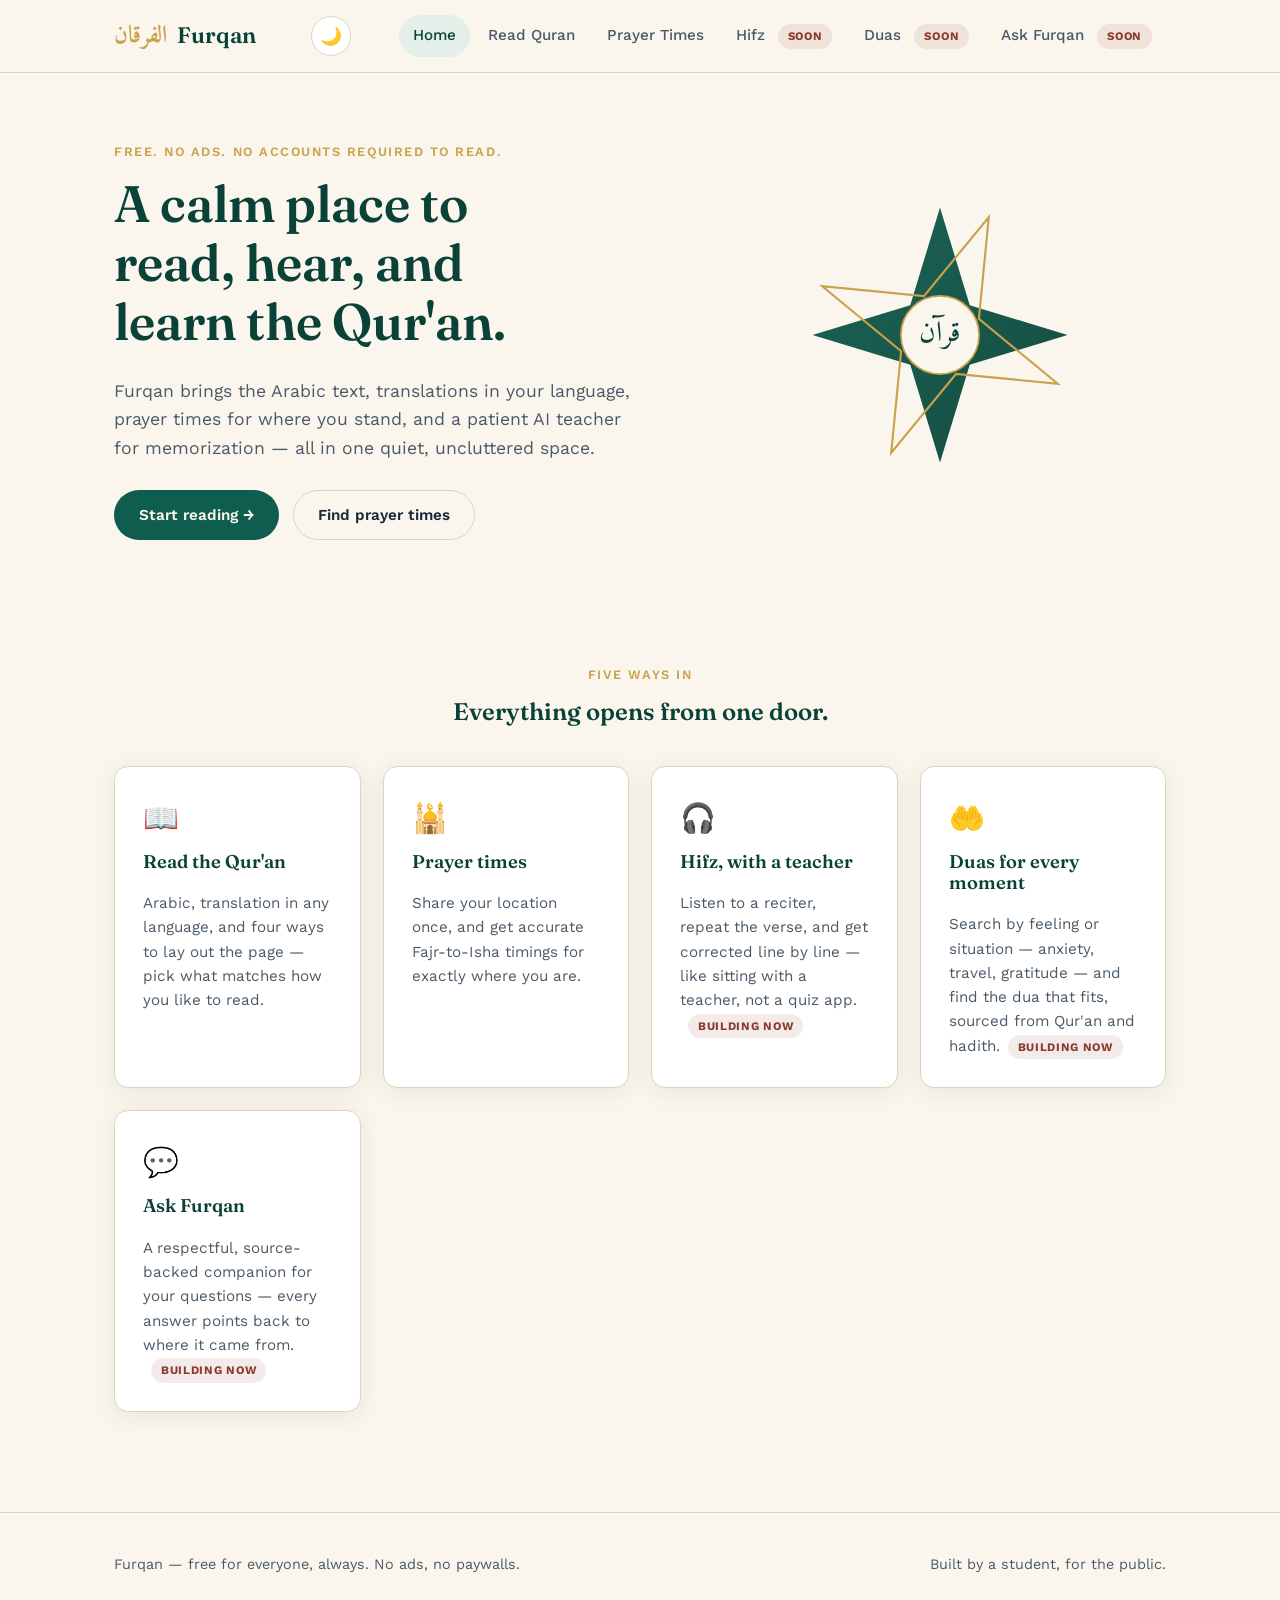
<file: index.html>
<!DOCTYPE html>
<html lang="en">
<head>
<meta charset="UTF-8">
<meta name="viewport" content="width=device-width, initial-scale=1.0">
<title>Furqan — The Quran, made easy to read, hear, and learn</title>
<meta name="description" content="Furqan is a free Quran companion: read in Arabic or your language, get prayer times, memorize with a guided teacher, search duas, and ask questions — no ads, ever.">
<script>
  (function() {
    const saved = localStorage.getItem('furqan-theme');
    const theme = saved || (window.matchMedia('(prefers-color-scheme: dark)').matches ? 'dark' : 'light');
    document.documentElement.setAttribute('data-theme', theme);
  })();
</script>
<link rel="stylesheet" href="css/style.css">
</head>
<body>

<header class="site-header">
  <div class="container">
    <a href="index.html" class="brand">
      <span class="kufic">الفرقان</span>
      Furqan
    </a>
    <button class="nav-toggle" id="navToggle" aria-label="Open menu">☰</button>
    <button class="theme-toggle" id="themeToggle" aria-label="Toggle dark mode">🌙</button>
    <nav class="main-nav" id="mainNav">
      <a href="index.html" class="active">Home</a>
      <a href="quran.html">Read Quran</a>
      <a href="prayer.html">Prayer Times</a>
      <a href="hifz.html">Hifz <span class="badge-soon">Soon</span></a>
      <a href="duas.html">Duas <span class="badge-soon">Soon</span></a>
      <a href="chatbot.html">Ask Furqan <span class="badge-soon">Soon</span></a>
    </nav>
  </div>
</header>

<!-- ================= HERO ================= -->
<section class="section" style="padding-top: 56px;">
  <div class="container" style="display:grid; grid-template-columns: 1.1fr 0.9fr; gap: 48px; align-items:center;">
    <div>
      <p class="eyebrow">Free. No ads. No accounts required to read.</p>
      <h1 style="font-size: clamp(2.2rem, 4vw, 3.2rem); max-width: 14ch;">A calm place to read, hear, and learn the Qur'an.</h1>
      <p class="muted" style="font-size:1.1rem; max-width:48ch;">Furqan brings the Arabic text, translations in your language, prayer times for where you stand, and a patient AI teacher for memorization — all in one quiet, uncluttered space.</p>
      <div style="display:flex; gap:14px; margin-top:28px; flex-wrap:wrap;">
        <a href="quran.html" class="btn btn-primary">Start reading →</a>
        <a href="prayer.html" class="btn btn-ghost">Find prayer times</a>
      </div>
    </div>
    <div style="display:flex; justify-content:center;">
      <!-- Signature element: 8-pointed khatam star, built from the site's five sections meeting at one center -->
      <svg id="khatam" viewBox="0 0 400 400" width="340" height="340" role="img" aria-label="Eight-pointed geometric star, the Furqan mark">
        <defs>
          <linearGradient id="starGrad" x1="0" y1="0" x2="1" y2="1">
            <stop offset="0%" stop-color="#0F5D4E"/>
            <stop offset="100%" stop-color="#0A4238"/>
          </linearGradient>
        </defs>
        <g transform="translate(200,200)">
          <polygon id="starA" points="0,-150 35,-35 150,0 35,35 0,150 -35,35 -150,0 -35,-35"
                   fill="url(#starGrad)" opacity="0.95"/>
          <polygon id="starB" points="0,-150 35,-35 150,0 35,35 0,150 -35,35 -150,0 -35,-35"
                   fill="none" stroke="#C9A24B" stroke-width="2.5" transform="rotate(22.5)"/>
          <circle r="46" fill="#FAF6ED" stroke="#C9A24B" stroke-width="2"/>
          <text text-anchor="middle" dominant-baseline="middle" class="arabic" font-size="34" fill="#0A4238">قرآن</text>
        </g>
      </svg>
    </div>
  </div>
</section>

<!-- ================= FEATURE CARDS ================= -->
<section class="section-tight">
  <div class="container">
    <p class="eyebrow text-center">Five ways in</p>
    <h2 class="text-center" style="max-width:30ch; margin:0 auto 40px;">Everything opens from one door.</h2>

    <div style="display:grid; grid-template-columns: repeat(auto-fit, minmax(240px, 1fr)); gap: 22px;">

      <a href="quran.html" class="card" style="padding:28px; display:flex; flex-direction:column; gap:10px;">
        <div style="font-size:1.8rem;">📖</div>
        <h3 style="font-size:1.15rem;">Read the Qur'an</h3>
        <p class="muted" style="font-size:0.95rem; margin:0;">Arabic, translation in any language, and four ways to lay out the page — pick what matches how you like to read.</p>
      </a>

      <a href="prayer.html" class="card" style="padding:28px; display:flex; flex-direction:column; gap:10px;">
        <div style="font-size:1.8rem;">🕌</div>
        <h3 style="font-size:1.15rem;">Prayer times</h3>
        <p class="muted" style="font-size:0.95rem; margin:0;">Share your location once, and get accurate Fajr-to-Isha timings for exactly where you are.</p>
      </a>

      <a href="hifz.html" class="card" style="padding:28px; display:flex; flex-direction:column; gap:10px;">
        <div style="font-size:1.8rem;">🎧</div>
        <h3 style="font-size:1.15rem;">Hifz, with a teacher</h3>
        <p class="muted" style="font-size:0.95rem; margin:0;">Listen to a reciter, repeat the verse, and get corrected line by line — like sitting with a teacher, not a quiz app.<span class="badge-soon">Building now</span></p>
      </a>

      <a href="duas.html" class="card" style="padding:28px; display:flex; flex-direction:column; gap:10px;">
        <div style="font-size:1.8rem;">🤲</div>
        <h3 style="font-size:1.15rem;">Duas for every moment</h3>
        <p class="muted" style="font-size:0.95rem; margin:0;">Search by feeling or situation — anxiety, travel, gratitude — and find the dua that fits, sourced from Qur'an and hadith.<span class="badge-soon">Building now</span></p>
      </a>

      <a href="chatbot.html" class="card" style="padding:28px; display:flex; flex-direction:column; gap:10px;">
        <div style="font-size:1.8rem;">💬</div>
        <h3 style="font-size:1.15rem;">Ask Furqan</h3>
        <p class="muted" style="font-size:0.95rem; margin:0;">A respectful, source-backed companion for your questions — every answer points back to where it came from.<span class="badge-soon">Building now</span></p>
      </a>

    </div>
  </div>
</section>

<footer class="footer">
  <div class="container">
    <span>Furqan — free for everyone, always. No ads, no paywalls.</span>
    <span>Built by a student, for the public.</span>
  </div>
</footer>

<script src="js/main.js"></script>
</body>
</html>
</file>
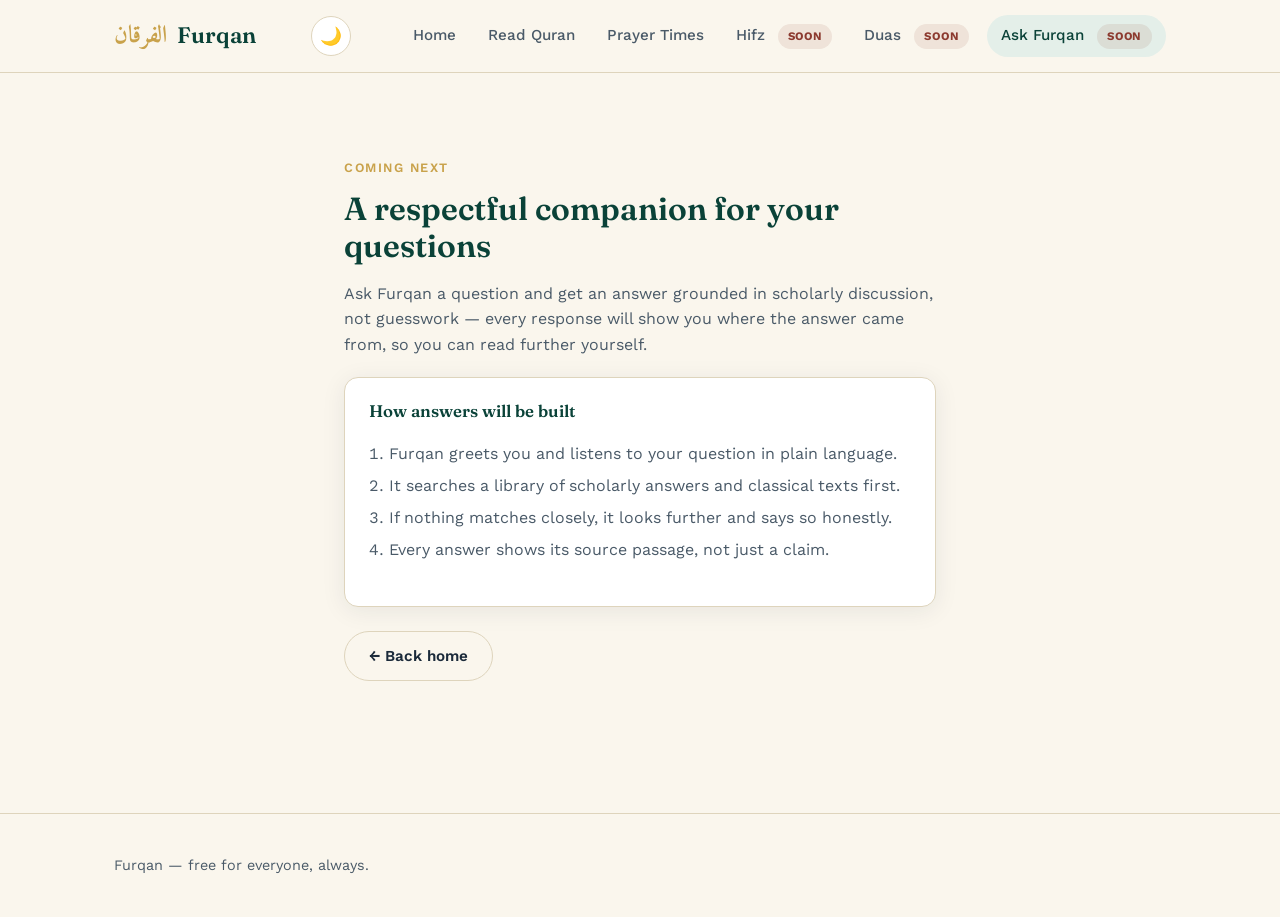
<file: chatbot.html>
<!DOCTYPE html>
<html lang="en">
<head>
<meta charset="UTF-8">
<meta name="viewport" content="width=device-width, initial-scale=1.0">
<title>Ask Furqan — Furqan</title>
<script>
  (function() {
    const saved = localStorage.getItem('furqan-theme');
    const theme = saved || (window.matchMedia('(prefers-color-scheme: dark)').matches ? 'dark' : 'light');
    document.documentElement.setAttribute('data-theme', theme);
  })();
</script>
<link rel="stylesheet" href="css/style.css">
</head>
<body>
<header class="site-header">
  <div class="container">
    <a href="index.html" class="brand"><span class="kufic">الفرقان</span>Furqan</a>
    <button class="nav-toggle" id="navToggle" aria-label="Open menu">☰</button>
    <button class="theme-toggle" id="themeToggle" aria-label="Toggle dark mode">🌙</button>
    <nav class="main-nav" id="mainNav">
      <a href="index.html">Home</a>
      <a href="quran.html">Read Quran</a>
      <a href="prayer.html">Prayer Times</a>
      <a href="hifz.html">Hifz <span class="badge-soon">Soon</span></a>
      <a href="duas.html">Duas <span class="badge-soon">Soon</span></a>
      <a href="chatbot.html" class="active">Ask Furqan <span class="badge-soon">Soon</span></a>
    </nav>
  </div>
</header>
<section class="section">
  <div class="container" style="max-width:640px;">
    <p class="eyebrow">Coming next</p>
    <h1 style="font-size:2rem;">A respectful companion for your questions</h1>
    <p class="muted">Ask Furqan a question and get an answer grounded in scholarly discussion, not guesswork — every response will show you where the answer came from, so you can read further yourself.</p>
    <div class="card" style="padding:24px; margin-top:20px;">
      <h3 style="font-size:1.05rem;">How answers will be built</h3>
      <ol class="muted" style="padding-left:20px; line-height:2;">
        <li>Furqan greets you and listens to your question in plain language.</li>
        <li>It searches a library of scholarly answers and classical texts first.</li>
        <li>If nothing matches closely, it looks further and says so honestly.</li>
        <li>Every answer shows its source passage, not just a claim.</li>
      </ol>
    </div>
    <a href="index.html" class="btn btn-ghost" style="margin-top:24px;">← Back home</a>
  </div>
</section>
<footer class="footer"><div class="container"><span>Furqan — free for everyone, always.</span></div></footer>
<script src="js/main.js"></script>
</body>
</html>
</file>
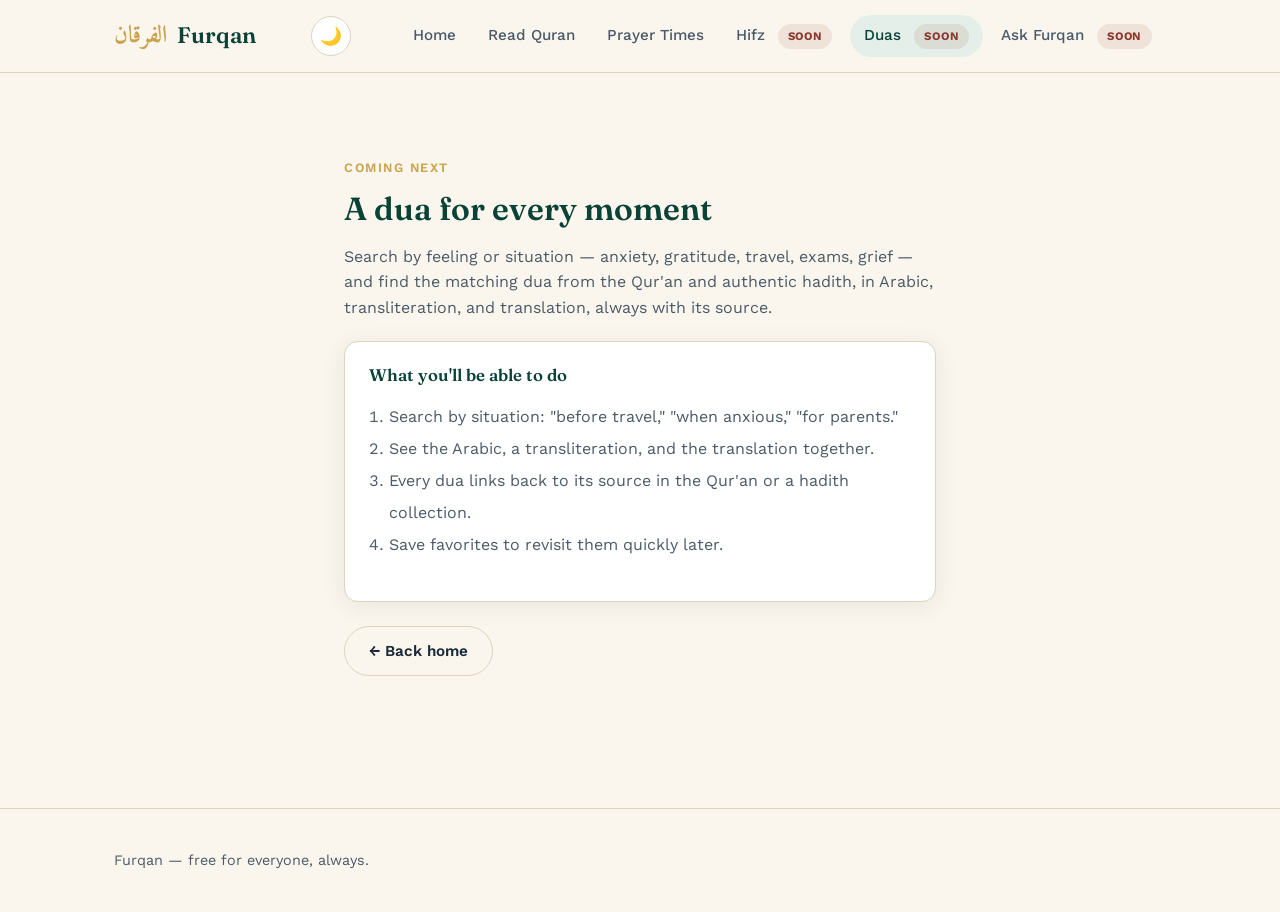
<file: duas.html>
<!DOCTYPE html>
<html lang="en">
<head>
<meta charset="UTF-8">
<meta name="viewport" content="width=device-width, initial-scale=1.0">
<title>Duas — Furqan</title>
<script>
  (function() {
    const saved = localStorage.getItem('furqan-theme');
    const theme = saved || (window.matchMedia('(prefers-color-scheme: dark)').matches ? 'dark' : 'light');
    document.documentElement.setAttribute('data-theme', theme);
  })();
</script>
<link rel="stylesheet" href="css/style.css">
</head>
<body>
<header class="site-header">
  <div class="container">
    <a href="index.html" class="brand"><span class="kufic">الفرقان</span>Furqan</a>
    <button class="nav-toggle" id="navToggle" aria-label="Open menu">☰</button>
    <button class="theme-toggle" id="themeToggle" aria-label="Toggle dark mode">🌙</button>
    <nav class="main-nav" id="mainNav">
      <a href="index.html">Home</a>
      <a href="quran.html">Read Quran</a>
      <a href="prayer.html">Prayer Times</a>
      <a href="hifz.html">Hifz <span class="badge-soon">Soon</span></a>
      <a href="duas.html" class="active">Duas <span class="badge-soon">Soon</span></a>
      <a href="chatbot.html">Ask Furqan <span class="badge-soon">Soon</span></a>
    </nav>
  </div>
</header>
<section class="section">
  <div class="container" style="max-width:640px;">
    <p class="eyebrow">Coming next</p>
    <h1 style="font-size:2rem;">A dua for every moment</h1>
    <p class="muted">Search by feeling or situation — anxiety, gratitude, travel, exams, grief — and find the matching dua from the Qur'an and authentic hadith, in Arabic, transliteration, and translation, always with its source.</p>
    <div class="card" style="padding:24px; margin-top:20px;">
      <h3 style="font-size:1.05rem;">What you'll be able to do</h3>
      <ol class="muted" style="padding-left:20px; line-height:2;">
        <li>Search by situation: "before travel," "when anxious," "for parents."</li>
        <li>See the Arabic, a transliteration, and the translation together.</li>
        <li>Every dua links back to its source in the Qur'an or a hadith collection.</li>
        <li>Save favorites to revisit them quickly later.</li>
      </ol>
    </div>
    <a href="index.html" class="btn btn-ghost" style="margin-top:24px;">← Back home</a>
  </div>
</section>
<footer class="footer"><div class="container"><span>Furqan — free for everyone, always.</span></div></footer>
<script src="js/main.js"></script>
</body>
</html>
</file>
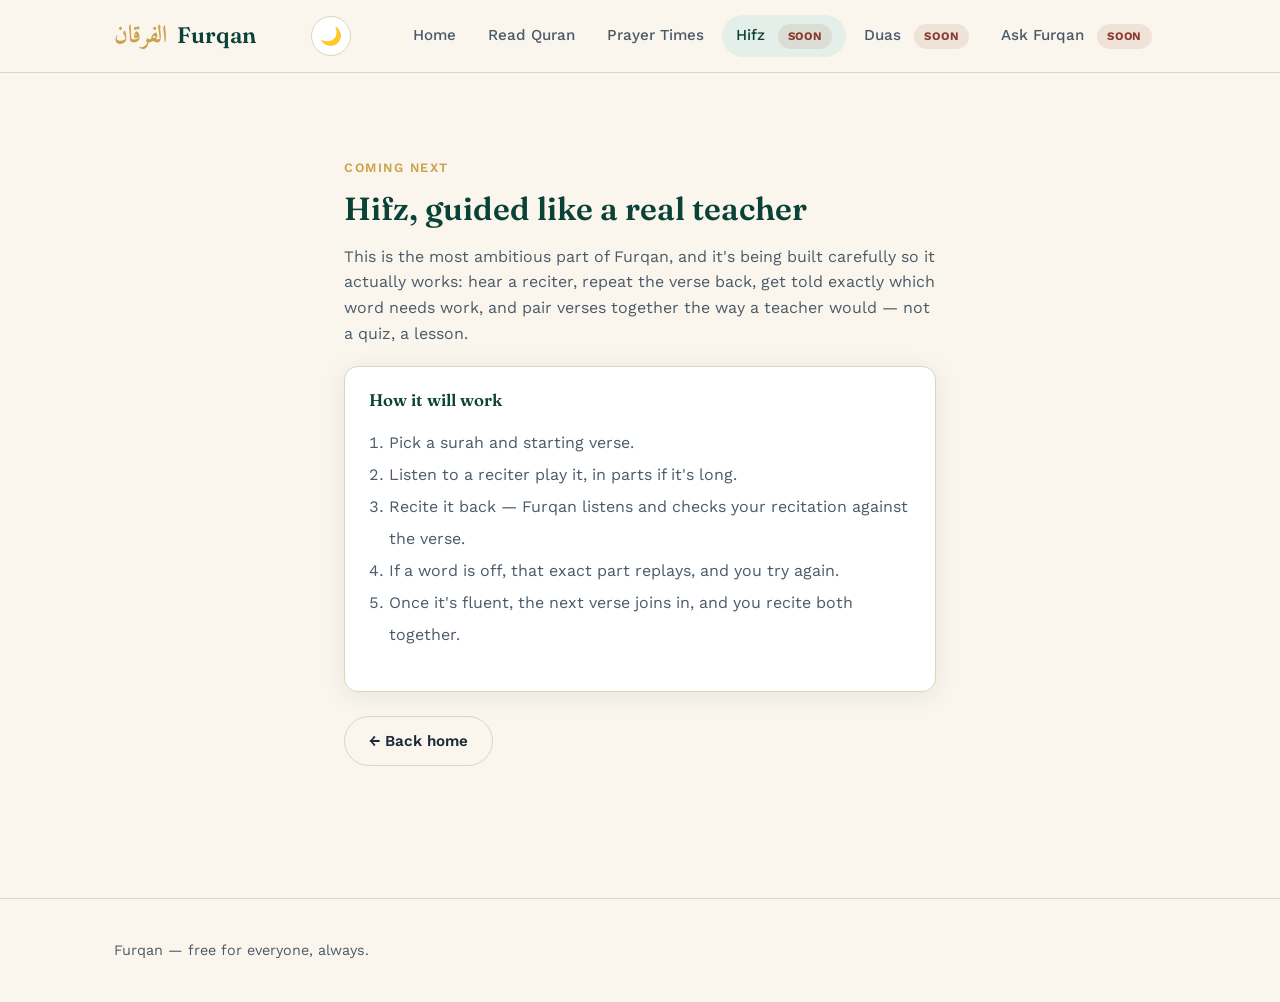
<file: hifz.html>
<!DOCTYPE html>
<html lang="en">
<head>
<meta charset="UTF-8">
<meta name="viewport" content="width=device-width, initial-scale=1.0">
<title>Hifz — Furqan</title>
<script>
  (function() {
    const saved = localStorage.getItem('furqan-theme');
    const theme = saved || (window.matchMedia('(prefers-color-scheme: dark)').matches ? 'dark' : 'light');
    document.documentElement.setAttribute('data-theme', theme);
  })();
</script>
<link rel="stylesheet" href="css/style.css">
</head>
<body>
<header class="site-header">
  <div class="container">
    <a href="index.html" class="brand"><span class="kufic">الفرقان</span>Furqan</a>
    <button class="nav-toggle" id="navToggle" aria-label="Open menu">☰</button>
    <button class="theme-toggle" id="themeToggle" aria-label="Toggle dark mode">🌙</button>
    <nav class="main-nav" id="mainNav">
      <a href="index.html">Home</a>
      <a href="quran.html">Read Quran</a>
      <a href="prayer.html">Prayer Times</a>
      <a href="hifz.html" class="active">Hifz <span class="badge-soon">Soon</span></a>
      <a href="duas.html">Duas <span class="badge-soon">Soon</span></a>
      <a href="chatbot.html">Ask Furqan <span class="badge-soon">Soon</span></a>
    </nav>
  </div>
</header>
<section class="section">
  <div class="container" style="max-width:640px;">
    <p class="eyebrow">Coming next</p>
    <h1 style="font-size:2rem;">Hifz, guided like a real teacher</h1>
    <p class="muted">This is the most ambitious part of Furqan, and it's being built carefully so it actually works: hear a reciter, repeat the verse back, get told exactly which word needs work, and pair verses together the way a teacher would — not a quiz, a lesson.</p>
    <div class="card" style="padding:24px; margin-top:20px;">
      <h3 style="font-size:1.05rem;">How it will work</h3>
      <ol class="muted" style="padding-left:20px; line-height:2;">
        <li>Pick a surah and starting verse.</li>
        <li>Listen to a reciter play it, in parts if it's long.</li>
        <li>Recite it back — Furqan listens and checks your recitation against the verse.</li>
        <li>If a word is off, that exact part replays, and you try again.</li>
        <li>Once it's fluent, the next verse joins in, and you recite both together.</li>
      </ol>
    </div>
    <a href="index.html" class="btn btn-ghost" style="margin-top:24px;">← Back home</a>
  </div>
</section>
<footer class="footer"><div class="container"><span>Furqan — free for everyone, always.</span></div></footer>
<script src="js/main.js"></script>
</body>
</html>
</file>
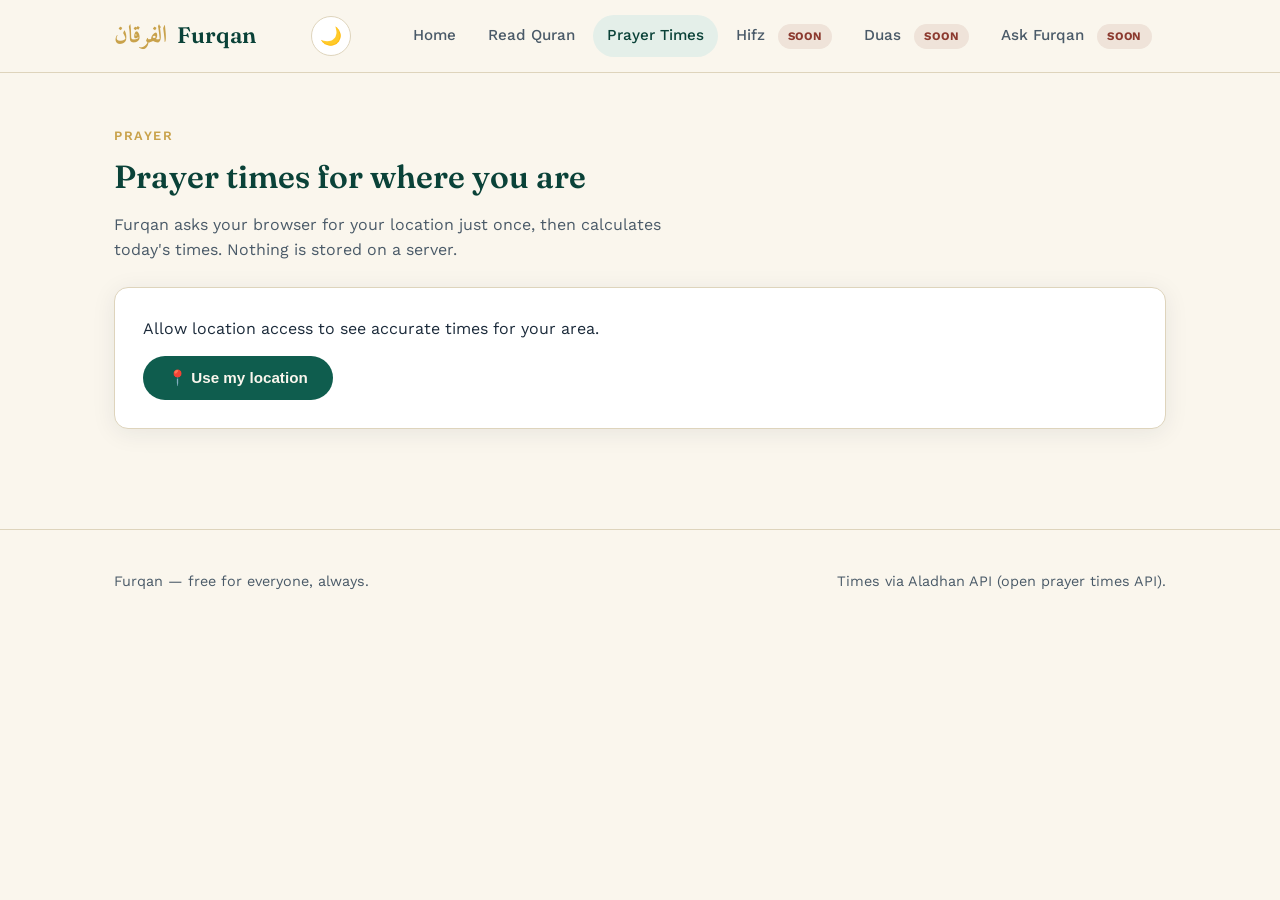
<file: prayer.html>
<!DOCTYPE html>
<html lang="en">
<head>
<meta charset="UTF-8">
<meta name="viewport" content="width=device-width, initial-scale=1.0">
<title>Prayer Times — Furqan</title>
<script>
  (function() {
    const saved = localStorage.getItem('furqan-theme');
    const theme = saved || (window.matchMedia('(prefers-color-scheme: dark)').matches ? 'dark' : 'light');
    document.documentElement.setAttribute('data-theme', theme);
  })();
</script>
<link rel="stylesheet" href="css/style.css">
<style>
  .times-grid {
    display: grid;
    grid-template-columns: repeat(auto-fit, minmax(140px, 1fr));
    gap: 14px;
    margin-top: 28px;
  }
  .time-card {
    padding: 22px 16px;
    text-align: center;
  }
  .time-card .name { font-size: 0.85rem; color: var(--ink-soft); text-transform: uppercase; letter-spacing: 0.06em; }
  .time-card .time { font-family: var(--font-display); font-size: 1.6rem; color: var(--emerald-deep); margin-top: 4px; }
  .time-card.next { background: var(--emerald); }
  .time-card.next .name, .time-card.next .time { color: var(--parchment); }
  .location-line { display:flex; align-items:center; gap:10px; flex-wrap:wrap; margin-top: 20px; }
  select { padding: 10px 14px; border-radius: 10px; border: 1px solid var(--line); background: var(--select-bg); color: var(--ink); font-family: var(--font-body); }
</style>
</head>
<body>

<header class="site-header">
  <div class="container">
    <a href="index.html" class="brand"><span class="kufic">الفرقان</span>Furqan</a>
    <button class="nav-toggle" id="navToggle" aria-label="Open menu">☰</button>
    <button class="theme-toggle" id="themeToggle" aria-label="Toggle dark mode">🌙</button>
    <nav class="main-nav" id="mainNav">
      <a href="index.html">Home</a>
      <a href="quran.html">Read Quran</a>
      <a href="prayer.html" class="active">Prayer Times</a>
      <a href="hifz.html">Hifz <span class="badge-soon">Soon</span></a>
      <a href="duas.html">Duas <span class="badge-soon">Soon</span></a>
      <a href="chatbot.html">Ask Furqan <span class="badge-soon">Soon</span></a>
    </nav>
  </div>
</header>

<section class="section-tight">
  <div class="container">
    <p class="eyebrow">Prayer</p>
    <h1 style="font-size:2rem;">Prayer times for where you are</h1>
    <p class="muted" style="max-width:60ch;">Furqan asks your browser for your location just once, then calculates today's times. Nothing is stored on a server.</p>

    <div id="permissionCard" class="card" style="padding: 28px; margin-top: 24px;">
      <p style="margin:0 0 14px;">Allow location access to see accurate times for your area.</p>
      <button id="locateBtn" class="btn btn-primary">📍 Use my location</button>
      <span id="locateStatus" class="muted" style="margin-left:12px; font-size:0.9rem;"></span>
    </div>

    <div id="resultsArea" style="display:none;">
      <div class="location-line">
        <strong id="cityLabel"></strong>
        <span class="muted" id="dateLabel"></span>
        <label for="methodSelect" class="muted" style="margin-left:auto; font-size:0.85rem;">Calculation method</label>
        <select id="methodSelect">
          <option value="2">ISNA (North America)</option>
          <option value="3">Muslim World League</option>
          <option value="4">Umm al-Qura, Makkah</option>
          <option value="5">Egyptian Authority</option>
          <option value="1">University of Karachi</option>
        </select>
      </div>
      <div class="times-grid" id="timesGrid"></div>
    </div>
  </div>
</section>

<footer class="footer">
  <div class="container">
    <span>Furqan — free for everyone, always.</span>
    <span>Times via Aladhan API (open prayer times API).</span>
  </div>
</footer>

<script src="js/main.js"></script>
<script src="js/prayer.js"></script>
</body>
</html>
</file>
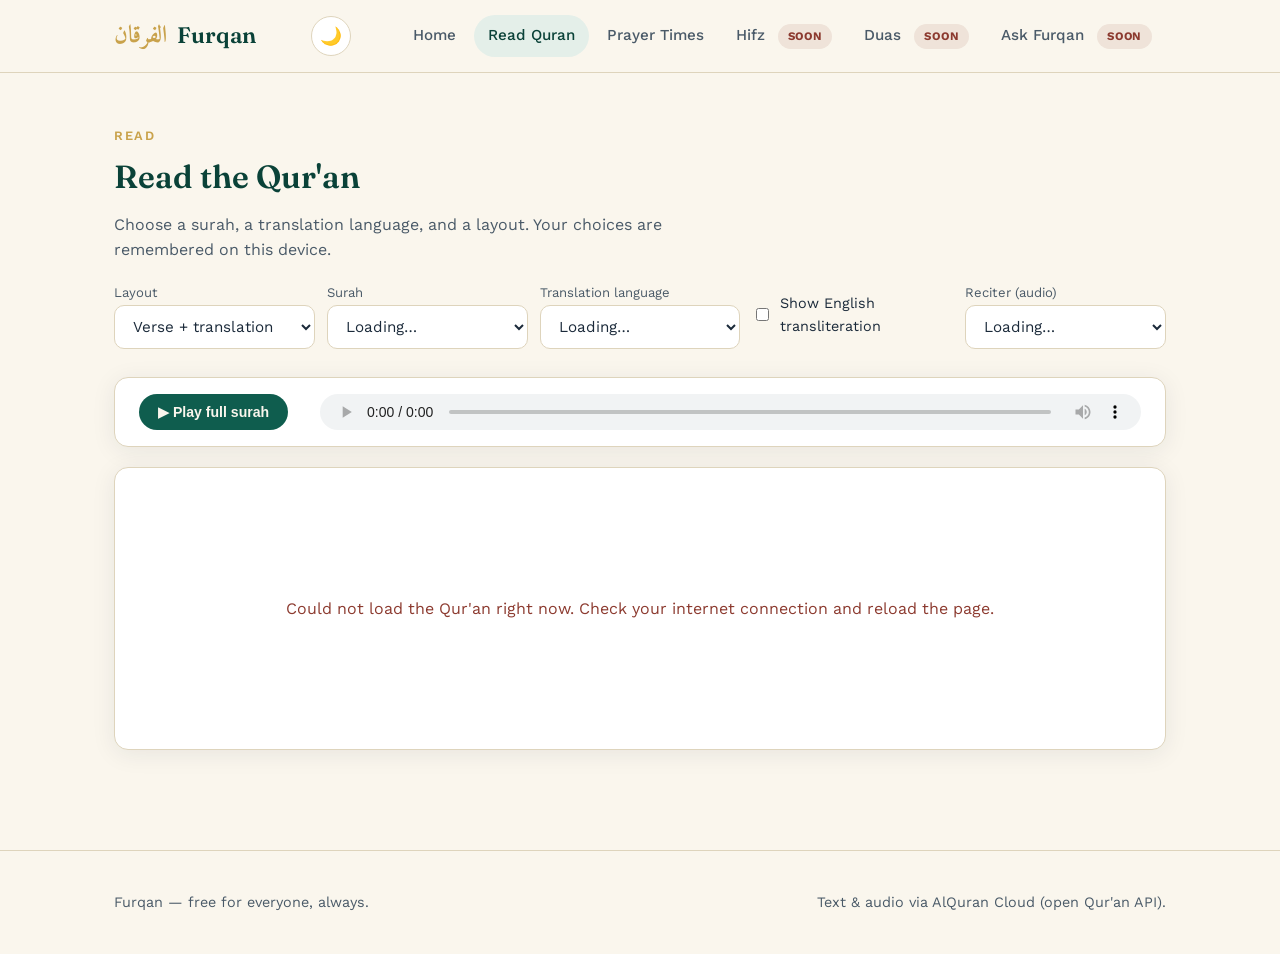
<file: quran.html>
<!DOCTYPE html>
<html lang="en">
<head>
<meta charset="UTF-8">
<meta name="viewport" content="width=device-width, initial-scale=1.0">
<title>Read Quran — Furqan</title>
<script>
  (function() {
    const saved = localStorage.getItem('furqan-theme');
    const theme = saved || (window.matchMedia('(prefers-color-scheme: dark)').matches ? 'dark' : 'light');
    document.documentElement.setAttribute('data-theme', theme);
  })();
</script>
<link rel="stylesheet" href="css/style.css">
<style>
/* ALL YOUR ORIGINAL STYLES — UNCHANGED */
.reader-controls {
display: grid;
grid-template-columns: repeat(auto-fit, minmax(180px, 1fr));
gap: 12px;
margin-bottom: 28px;
}
select {
width: 100%;
padding: 11px 14px;
border-radius: 10px;
border: 1px solid var(--line);
background: var(--select-bg);
font-family: var(--font-body);
font-size: 0.95rem;
color: var(--ink);
}
.ayah-block {
padding: 22px 0;
border-bottom: 1px solid var(--line);
}
.ayah-block:last-child { border-bottom: none; }
.ayah-arabic {
font-family: var(--font-arabic);
font-size: 1.9rem;
line-height: 2.4;
direction: rtl;
color: var(--ink);
margin-bottom: 6px;
}
.ayah-number-tag {
display: inline-flex;
align-items: center;
justify-content: center;
width: 26px; height: 26px;
border-radius: 50%;
background: var(--emerald-soft);
color: var(--emerald-deep);
font-size: 0.75rem;
font-family: var(--font-body);
margin-inline-start: 8px;
}
.ayah-translation { color: var(--ink-soft); font-size: 1rem; margin: 4px 0 8px; }
.ayah-tools { display:flex; gap: 10px; }
.play-btn {
background: none; border: 1px solid var(--line); border-radius: 999px;
padding: 5px 14px; font-size: 0.82rem; cursor: pointer; color: var(--emerald-deep);
}
.play-btn:hover { border-color: var(--emerald); }
.mushaf-page-view {
display: flex;
flex-direction: column;
align-items: center;
padding: 24px 0 32px;
}
.mushaf-page-view img {
max-width: 100%;
width: 480px;
border: 1px solid var(--line);
border-radius: 6px;
box-shadow: var(--shadow-soft);
}
.mushaf-nav {
display: flex;
align-items: center;
gap: 16px;
margin-top: 16px;
}
.mushaf-nav button {
background: var(--emerald-soft);
border: none;
color: var(--emerald-deep);
padding: 8px 16px;
border-radius: 999px;
cursor: pointer;
font-weight: 600;
}
.mushaf-nav button:hover { background: var(--brass-soft); }
.mushaf-nav button:disabled { opacity: 0.4; cursor: not-allowed; }
.transliteration-line {
font-style: italic;
color: var(--ink-soft);
font-size: 0.95rem;
margin: 2px 0 6px;
}
.bismillah-block {
    text-align: center;
    padding: 20px 0 16px;
    border-bottom: 1px dashed var(--line);
    margin-bottom: 18px;
  }
  .bismillah-block .ayah-arabic { margin-bottom: 0; }
  .loading, .error-msg { text-align:center; padding: 60px 0; color: var(--ink-soft); }
.error-msg { color: var(--rubric); }
.full-translation-block p { margin: 0 0 14px; }
.full-translation-block .verse-num { color: var(--brass); font-weight: 700; margin-right: 6px; }
</style>
</head>
<body>

<header class="site-header">
<div class="container">
<a href="index.html" class="brand"><span class="kufic">الفرقان</span>Furqan</a>
<button class="nav-toggle" id="navToggle" aria-label="Open menu">☰</button>
<button class="theme-toggle" id="themeToggle" aria-label="Toggle dark mode">🌙</button>
<nav class="main-nav" id="mainNav">
<a href="index.html">Home</a>
<a href="quran.html" class="active">Read Quran</a>
<a href="prayer.html">Prayer Times</a>
<a href="hifz.html">Hifz <span class="badge-soon">Soon</span></a>
<a href="duas.html">Duas <span class="badge-soon">Soon</span></a>
<a href="chatbot.html">Ask Furqan <span class="badge-soon">Soon</span></a>
</nav>
</div>
</header>

<section class="section-tight">
<div class="container">
<p class="eyebrow">Read</p>
<h1 style="font-size:2rem;">Read the Qur'an</h1>
<p class="muted" style="max-width:60ch;">Choose a surah, a translation language, and a layout. Your choices are remembered on this device.</p>

<div class="reader-controls">
<div>
<label for="layoutSelect" style="font-size:0.82rem; color:var(--ink-soft);">Layout</label>
<select id="layoutSelect">
<option value="verse-translation">Verse + translation</option>
<option value="arabic-only">Arabic only</option>
<option value="full-translation">Full translation only</option>
<option value="mushaf-page">Mushaf page-by-page</option>
</select>
</div>

<div id="surahWrap">
<label for="surahSelect" style="font-size:0.82rem; color:var(--ink-soft);">Surah</label>
<select id="surahSelect"><option>Loading…</option></select>
</div>

<div id="pageWrap" style="display:none;">
<label for="pageInput" style="font-size:0.82rem; color:var(--ink-soft);">Mushaf page (1–604)</label>
<select id="pageInput"></select>
</div>

<div id="translationWrap">
<label for="translationSelect" style="font-size:0.82rem; color:var(--ink-soft);">Translation language</label>
<select id="translationSelect"><option>Loading…</option></select>
</div>

<div id="transliterationWrap" style="display:flex; align-items:flex-end; padding-bottom:11px;">
<label style="display:flex; align-items:center; gap:8px; font-size:0.9rem; color:var(--ink);">
<input type="checkbox" id="transliterationToggle">
Show English transliteration
</label>
</div>

<div>
<label for="reciterSelect" style="font-size:0.82rem; color:var(--ink-soft);">Reciter (audio)</label>
<select id="reciterSelect"><option>Loading…</option></select>
</div>
</div>

<div class="card" id="audioBar" style="padding: 16px 24px; margin-bottom: 20px; display:flex; align-items:center; gap:16px; flex-wrap:wrap;">
<button id="playSurahBtn" class="btn btn-primary" style="padding:9px 18px; font-size:0.88rem;">▶ Play full surah</button>
<span id="nowPlayingLabel" class="muted" style="font-size:0.9rem;"></span>
<audio id="ayahAudio" controls style="flex:1; min-width:220px; height:36px;"></audio>
</div>

<div class="card" style="padding: 8px 32px;">
<div id="readerContent" class="loading">Loading the Qur'an…</div>
</div>
</div>
</section>

<footer class="footer">
<div class="container">
<span>Furqan — free for everyone, always.</span>
<span>Text & audio via AlQuran Cloud (open Qur'an API).</span>
</div>
</footer>

<script src="js/main.js"></script>
<script src="js/quran.js"></script>

</body>
</html>
</file>
<file: css/style.css>
/* ============================================================
   FURQAN — Design System
   Palette: deep mosque-tile emerald + manuscript brass gold,
   set on warm parchment. Ink navy for reading text.
   ============================================================ */

@import url('https://fonts.googleapis.com/css2?family=Amiri:ital,wght@0,400;0,700;1,400&family=Fraunces:opsz,wght@9..144,400;9..144,500;9..144,600&family=Work+Sans:wght@400;500;600;700&display=swap');

:root {
  /* Colors */
  --parchment: #FAF6ED;
  --parchment-deep: #F1EADA;
  --ink: #1B2A3A;
  --ink-soft: #4A5A68;
  --emerald: #0F5D4E;
  --emerald-deep: #0A4238;
  --emerald-soft: #E4EFE9;
  --brass: #C9A24B;
  --brass-soft: #EFE3C3;
  --rubric: #8C3A2F; /* rare accent, manuscript-red-ink */
  --line: #DED4BC;
  --card-bg: #FFFFFF;
  --header-bg: rgba(250, 246, 237, 0.92);
  --select-bg: #FFFFFF;

  /* Type */
  --font-display: 'Fraunces', serif;
  --font-arabic: 'Amiri', serif;
  --font-body: 'Work Sans', sans-serif;

  --radius: 14px;
  --shadow-soft: 0 4px 24px rgba(27, 42, 58, 0.08);
}

html[data-theme="dark"] {
  --parchment: #12201B;
  --parchment-deep: #182A23;
  --ink: #EDE6D6;
  --ink-soft: #A9B7AE;
  --emerald: #3FA98B;
  --emerald-deep: #7FD6BB;
  --emerald-soft: #1E3B32;
  --brass: #D9B968;
  --brass-soft: #33301F;
  --rubric: #D98A7A;
  --line: #2A3B34;
  --card-bg: #182A23;
  --header-bg: rgba(18, 32, 27, 0.92);
  --select-bg: #182A23;
  --shadow-soft: 0 4px 24px rgba(0, 0, 0, 0.3);
  color-scheme: dark;
}

html:not([data-theme="dark"]) {
  color-scheme: light;
}

body, .card, .site-header, select, input {
  transition: background-color 0.2s ease, color 0.2s ease, border-color 0.2s ease;
}

* { box-sizing: border-box; }

html { scroll-behavior: smooth; }

body {
  margin: 0;
  background: var(--parchment);
  color: var(--ink);
  font-family: var(--font-body);
  line-height: 1.6;
  -webkit-font-smoothing: antialiased;
}

h1, h2, h3, .display {
  font-family: var(--font-display);
  color: var(--emerald-deep);
  font-weight: 600;
  line-height: 1.15;
  margin: 0 0 0.5em;
}

.arabic {
  font-family: var(--font-arabic);
  direction: rtl;
}

a { color: inherit; text-decoration: none; }

img { max-width: 100%; display: block; }

.container {
  max-width: 1100px;
  margin: 0 auto;
  padding: 0 24px;
}

/* ---------------- Header / Nav ---------------- */

.site-header {
  position: sticky;
  top: 0;
  z-index: 50;
  background: var(--header-bg);
  backdrop-filter: blur(8px);
  border-bottom: 1px solid var(--line);
}

.site-header .container {
  display: flex;
  align-items: center;
  justify-content: space-between;
  height: 72px;
}

.brand {
  display: flex;
  align-items: center;
  gap: 10px;
  font-family: var(--font-display);
  font-size: 1.4rem;
  font-weight: 600;
  color: var(--emerald-deep);
}

.brand .mark { width: 30px; height: 30px; }

.brand .kufic {
  font-family: var(--font-arabic);
  color: var(--brass);
  font-size: 1.5rem;
}

.main-nav {
  display: flex;
  gap: 4px;
}

.main-nav a {
  padding: 8px 14px;
  border-radius: 999px;
  font-size: 0.95rem;
  font-weight: 500;
  color: var(--ink-soft);
  transition: background 0.15s, color 0.15s;
}

.main-nav a:hover,
.main-nav a.active {
  background: var(--emerald-soft);
  color: var(--emerald-deep);
}

.nav-toggle {
  display: none;
  background: none;
  border: none;
  font-size: 1.6rem;
  color: var(--emerald-deep);
  cursor: pointer;
}

.theme-toggle {
  display: inline-flex;
  align-items: center;
  justify-content: center;
  width: 40px;
  height: 40px;
  border-radius: 50%;
  border: 1px solid var(--line);
  background: var(--card-bg);
  color: var(--ink);
  font-size: 1.1rem;
  cursor: pointer;
  margin-left: 8px;
}
.theme-toggle:hover { border-color: var(--emerald); }

@media (max-width: 760px) {
  .main-nav {
    position: fixed;
    top: 72px; left: 0; right: 0;
    background: var(--parchment);
    border-bottom: 1px solid var(--line);
    flex-direction: column;
    padding: 8px 24px 20px;
    display: none;
  }
  .main-nav.open { display: flex; }
  .nav-toggle { display: block; }
}

/* ---------------- Buttons ---------------- */

.btn {
  display: inline-flex;
  align-items: center;
  gap: 8px;
  padding: 12px 24px;
  border-radius: 999px;
  font-weight: 600;
  font-size: 0.95rem;
  cursor: pointer;
  border: 1px solid transparent;
  transition: transform 0.15s, box-shadow 0.15s, background 0.15s;
}

.btn-primary {
  background: var(--emerald);
  color: var(--parchment);
}
.btn-primary:hover { background: var(--emerald-deep); transform: translateY(-1px); }

.btn-ghost {
  background: transparent;
  border-color: var(--line);
  color: var(--ink);
}
.btn-ghost:hover { border-color: var(--emerald); color: var(--emerald-deep); }

/* ---------------- Cards ---------------- */

.card {
  background: var(--card-bg);
  border: 1px solid var(--line);
  border-radius: var(--radius);
  box-shadow: var(--shadow-soft);
}

/* ---------------- Utility ---------------- */

.section { padding: 72px 0; }
.section-tight { padding: 40px 0; }
.text-center { text-align: center; }
.muted { color: var(--ink-soft); }
.eyebrow {
  font-size: 0.8rem;
  letter-spacing: 0.12em;
  text-transform: uppercase;
  color: var(--brass);
  font-weight: 600;
}

.badge-soon {
  display: inline-block;
  font-size: 0.72rem;
  font-weight: 700;
  letter-spacing: 0.06em;
  text-transform: uppercase;
  color: var(--rubric);
  background: rgba(140, 58, 47, 0.1);
  padding: 3px 10px;
  border-radius: 999px;
  margin-left: 8px;
}

.footer {
  border-top: 1px solid var(--line);
  padding: 40px 0;
  margin-top: 60px;
  color: var(--ink-soft);
  font-size: 0.9rem;
}

.footer .container {
  display: flex;
  justify-content: space-between;
  flex-wrap: wrap;
  gap: 12px;
}

/* Focus visibility for accessibility */
a:focus-visible, button:focus-visible, input:focus-visible, select:focus-visible {
  outline: 2px solid var(--brass);
  outline-offset: 2px;
}

@media (prefers-reduced-motion: reduce) {
  * { animation: none !important; transition: none !important; }
}
</file>
